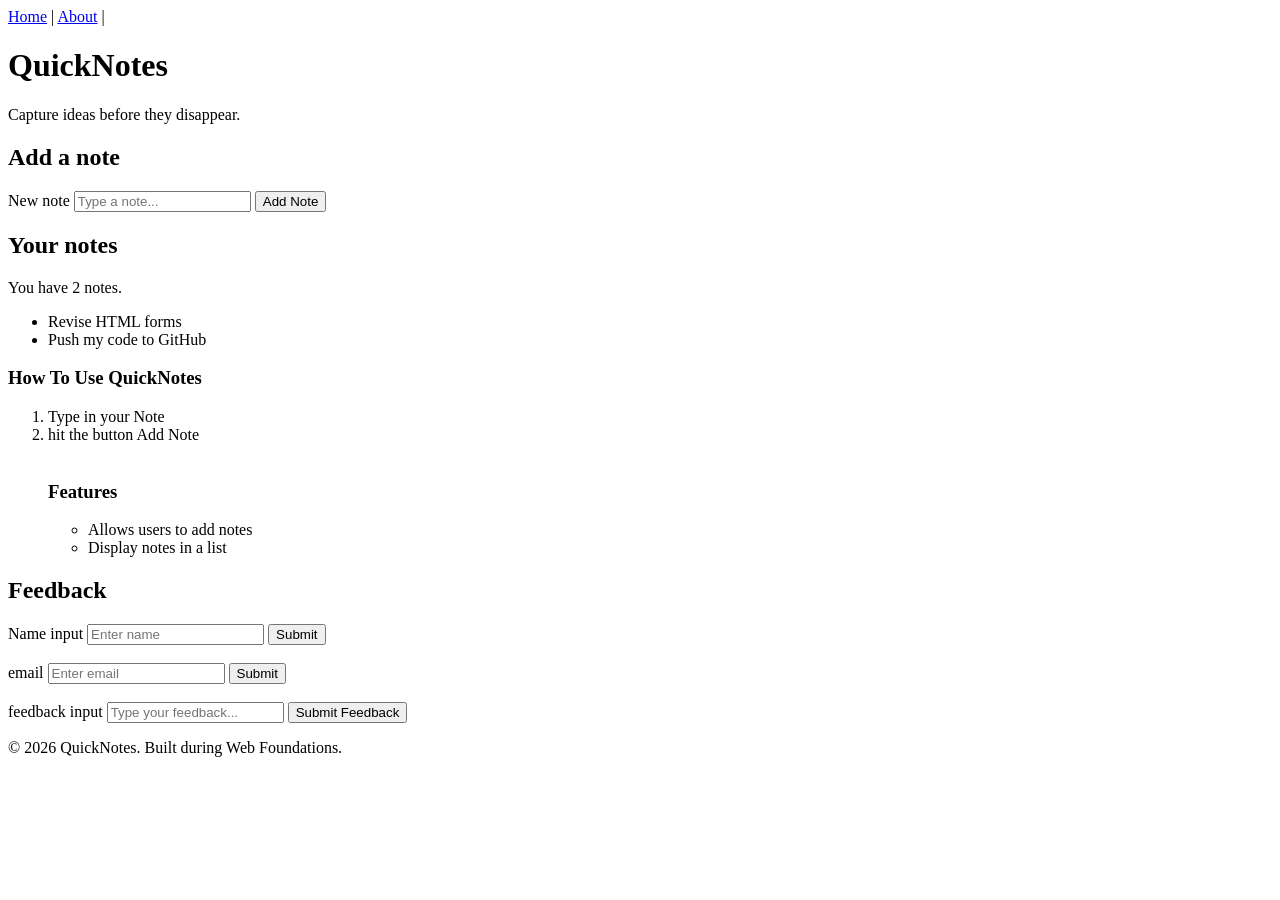
<file: index.html>
<!DOCTYPE html>
<html lang="en">
  <head>
    <nav>
        <a href="index.html">Home</a> |
        <a href="./about.html">About</a> |
        
    </nav>
    <meta charset="UTF-8" />
    <meta name="viewport" content="width=device-width, initial-scale=1.0" />
    <title>QuickNotes</title>
  </head>
  <body>
    <header>
      <h1>QuickNotes</h1>
      <p>Capture ideas before they disappear.</p>
    </header>
 
    <main>
      <section>
        <h2>Add a note</h2>
        <form id="note-form">
          <label for="note-input">New note</label>
          <input type="text" id="note-input" placeholder="Type a note..." />
          <button type="submit">Add Note</button>
        </form>
      </section>
 
      <section>
        <h2>Your notes</h2>
        <p id="note-count">You have 2 notes.</p>
        <ul id="notes-list">
          <li>Revise HTML forms</li>
          <li>Push my code to GitHub</li>
        </ul>
      </section>
    </main>
    <section>
        <How To Use QuickNotes>
            <h3>How To Use QuickNotes</h3>
            <ol>
                <li>Type in your Note</li>
                <li>hit the button Add Note</li>
    <br>
    <section>
        <h3>Features</h3>
        <ul>
            <li>Allows users to add notes</li>
            <li>Display notes in a list</li>
        </ul>

        
        
    </section>
        
    </section>    
    <section>
          <h2>Feedback</h2>
          <form>
            <label for="name-input">Name input </textarea>
            <input type="text" id="name-input" placeholder="Enter name"
            required />
            <button type="submit">Submit</button>
          </form>
          <br>
          <br>
          <form>
            <label for="feedback-input">email </textarea
            >
            
            <input type="email" id="email" placeholder="Enter email"
            required />
            <button type="submit">Submit</button>
          </form>
          <br>
          <br>
          
          <form>
                <label for="feedback-input"> feedback input </textarea>
                <input type="text" id="feedback-input" placeholder="Type your feedback..."
                required />
                <button type="submit">Submit Feedback</button>
                
          </form>
          </section>
    <footer>
      <p>&copy; 2026 QuickNotes. Built during Web Foundations.</p>
    </footer>
  </body>
</html>
</file>
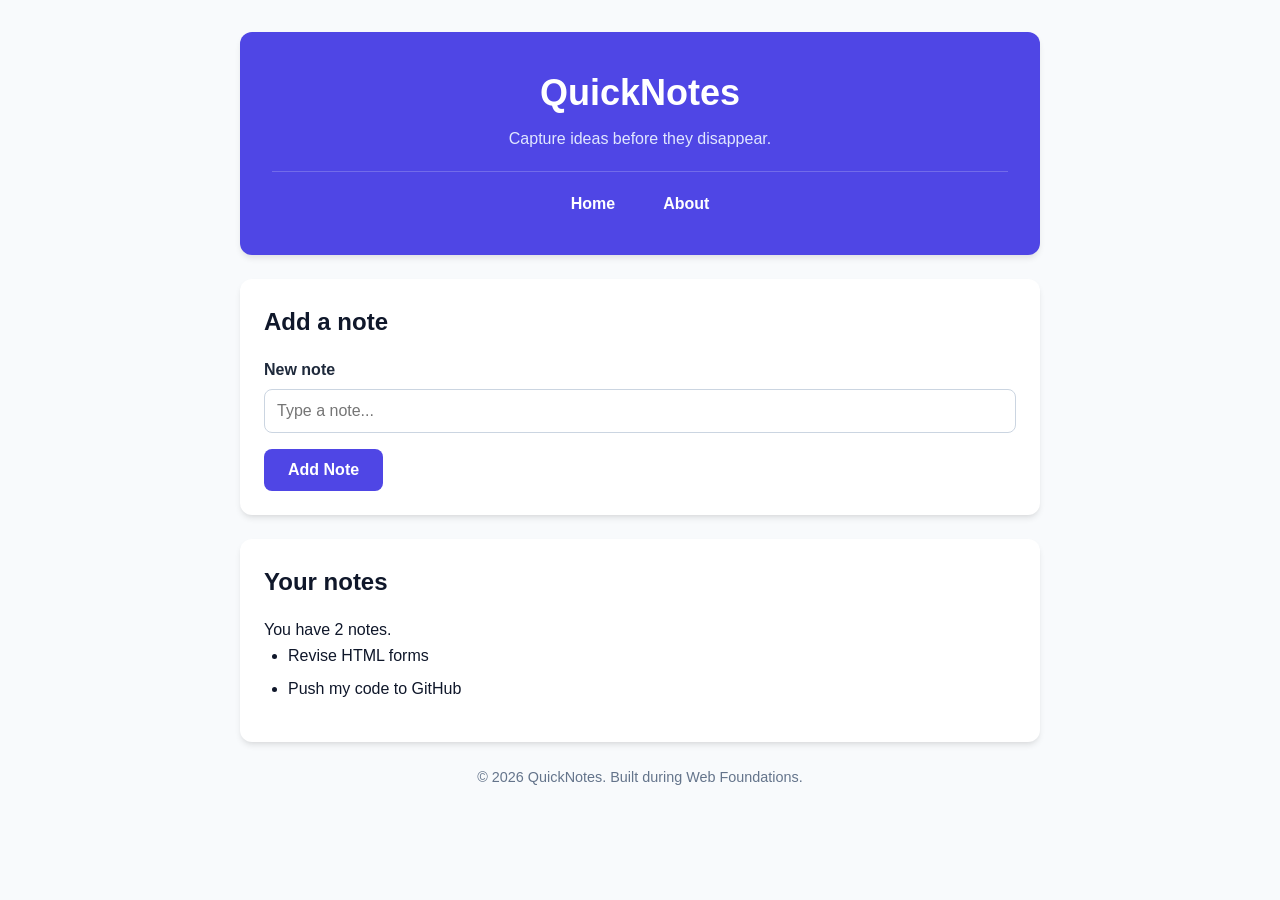
<file: day2/index.html>
<!DOCTYPE html>
<html lang="en">
  <head>
    <meta charset="UTF-8" />
    <meta name="viewport" content="width=device-width, initial-scale=1.0" />
    <title>QuickNotes - Home</title>
    <link rel="stylesheet" href="style.css" />
  </head>
  <body>
    <header>
      <h1>QuickNotes</h1>
      <p>Capture ideas before they disappear.</p>
      <nav>
        <a href="index.html">Home</a>
        <a href="about.html">About</a>
      </nav>
    </header>

    <main>
      <section>
        <h2>Add a note</h2>
        <form id="note-form">
          <div class="form-group">
            <label for="note-input">New note</label>
            <input type="text" id="note-input" placeholder="Type a note..." />
          </div>
          <button type="submit">Add Note</button>
        </form>
      </section>

      <section>
        <h2>Your notes</h2>
        <p id="note-count">You have 2 notes.</p>
        <ul id="notes-list">
          <li>Revise HTML forms</li>
          <li>Push my code to GitHub</li>
        </ul>
      </section>
    </main>

    <footer>
      <p>&copy; 2026 QuickNotes. Built during Web Foundations.</p>
    </footer>
  </body>
</html>
</file>
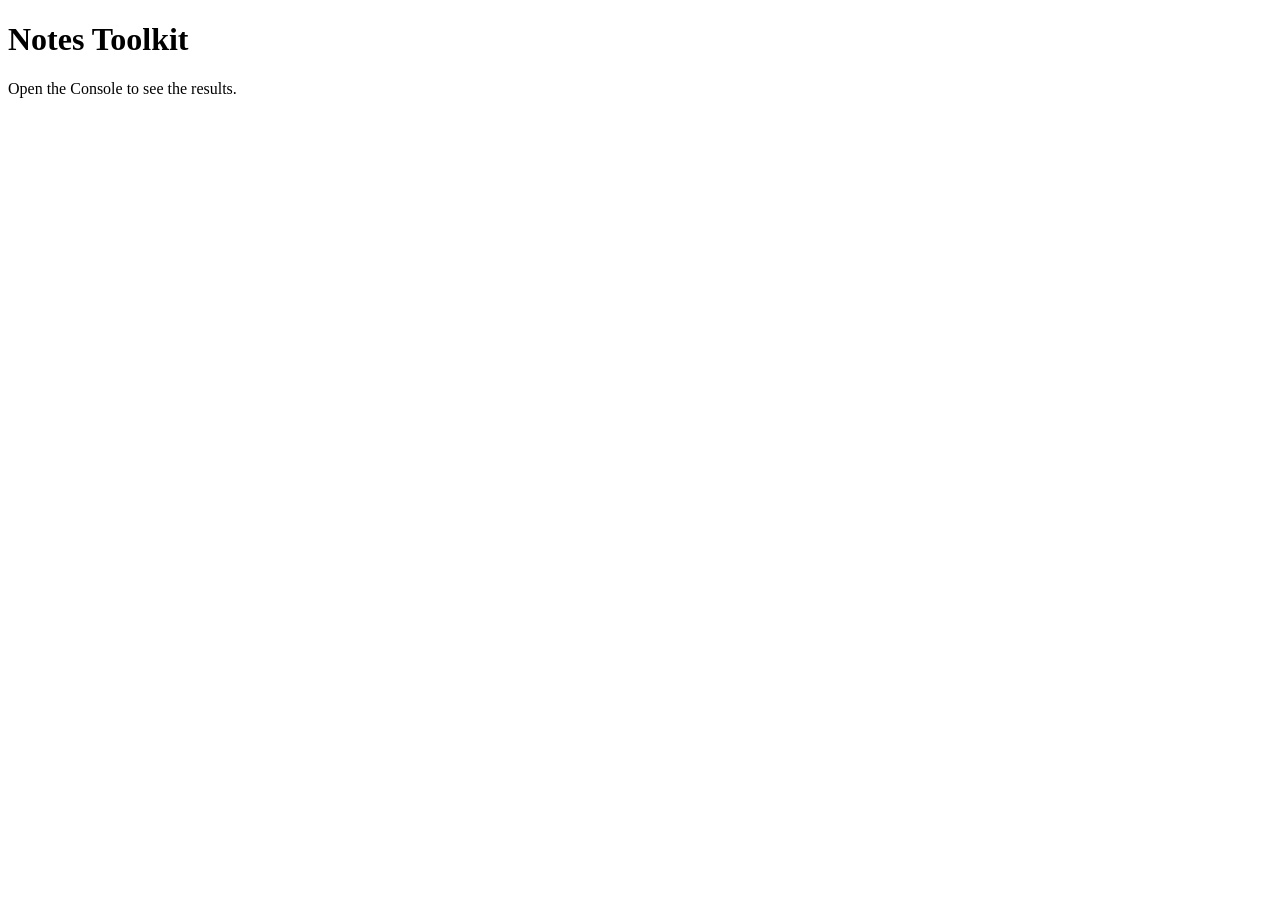
<file: day3/index.html>
<!DOCTYPE html>
<html lang="en">
<head>
  <meta charset="UTF-8">
  <meta name="viewport" content="width=device-width, initial-scale=1.0">
  <title>Notes Toolkit</title>
  <script src="script.js" defer></script>
</head>
<body>
  <h1>Notes Toolkit</h1>
  <p>Open the Console to see the results.</p>
</body>
</html>
</file>
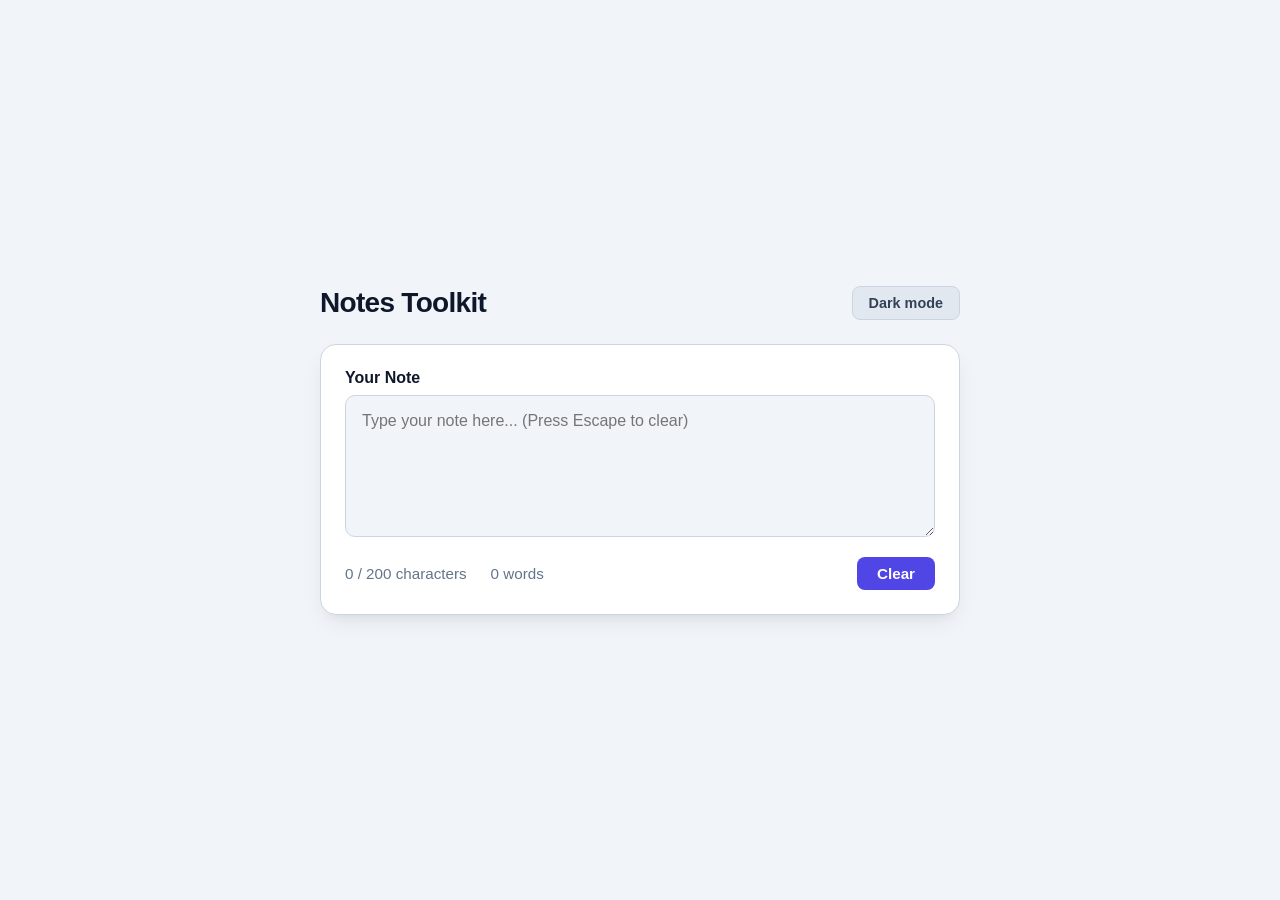
<file: day4/index.html>
<!DOCTYPE html>
<html lang="en">
<head>
  <meta charset="UTF-8">
  <meta name="viewport" content="width=device-width, initial-scale=1.0">
  <title>Day 4 - Notes Toolkit</title>
  <link rel="stylesheet" href="style.css">
  <script src="script.js" defer></script>
</head>
<body>
  <div class="app-container">
    <header class="app-header">
      <h1>Notes Toolkit</h1>
      <button id="theme-toggle" type="button">Dark mode</button>
    </header>

    <main class="note-card">
      <div class="form-group">
        <label for="note-text" class="note-label">Your Note</label>
        <textarea id="note-text" placeholder="Type your note here... (Press Escape to clear)" rows="6"></textarea>
      </div>

      <div class="stats-bar">
        <div class="counters">
          <p id="char-count">0 / 200 characters</p>
          <p id="word-count">0 words</p>
        </div>
        <button id="clear-btn" type="button">Clear</button>
      </div>
    </main>
  </div>
</body>
</html>
</file>
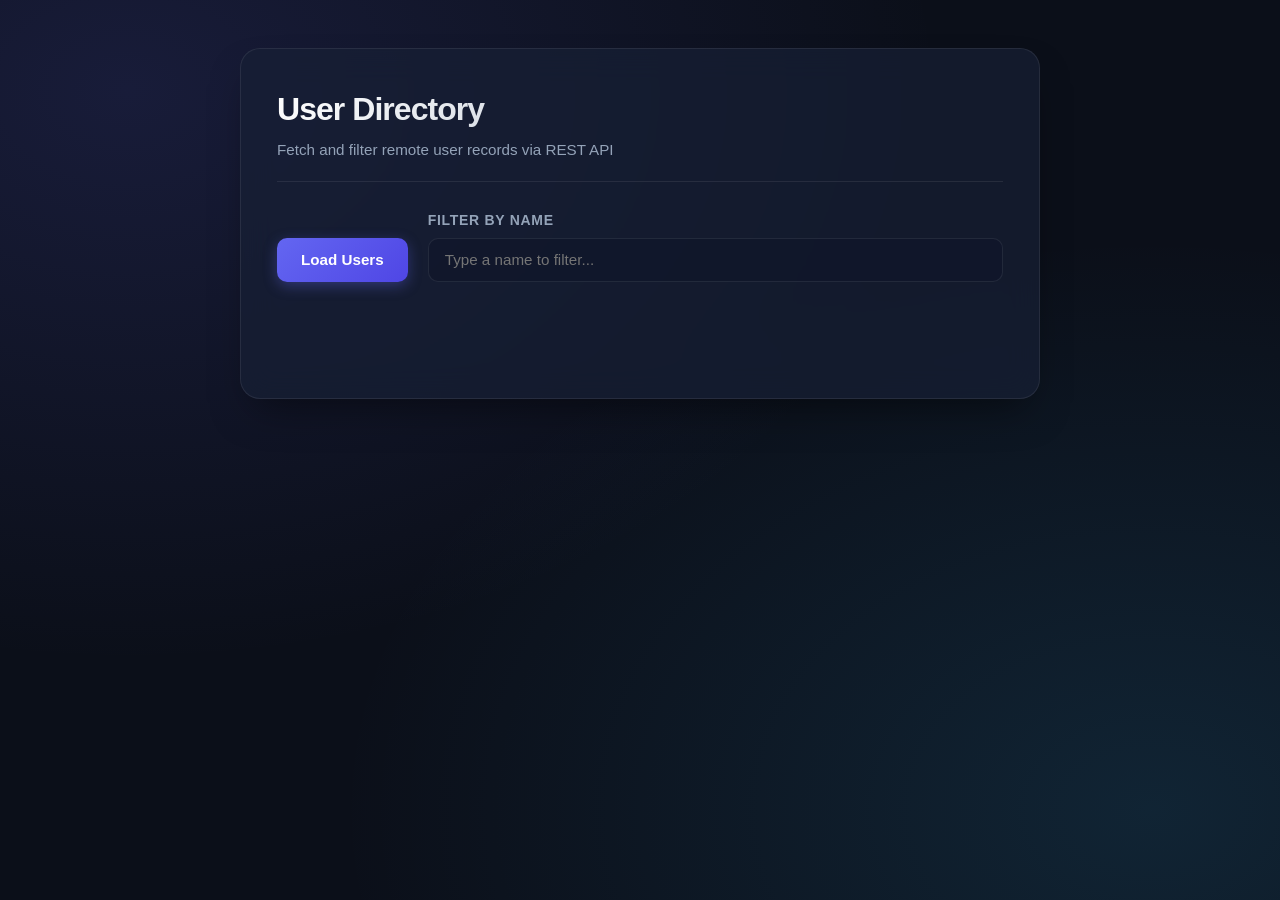
<file: day5/index.html>
<!DOCTYPE html>
<html lang="en">
<head>
  <meta charset="UTF-8">
  <meta name="viewport" content="width=device-width, initial-scale=1.0">
  <meta name="description" content="Day 5 Assignment - User Directory with Fetch API and Filtering">
  <title>Day 5 - User Directory</title>
  <link rel="stylesheet" href="style.css">
  <script src="users.js" defer></script>
</head>
<body>
  <div class="container">
    <header>
      <h1>User Directory</h1>
      <p class="subtitle">Fetch and filter remote user records via REST API</p>
    </header>

    <div class="controls">
      <div class="button-wrapper">
        <button id="load-users" type="button">Load Users</button>
      </div>

      <div class="filter-group">
        <label for="filter-input">Filter by name</label>
        <input type="text" id="filter-input" placeholder="Type a name to filter..." autocomplete="off">
      </div>
    </div>

    <p id="status" role="status" aria-live="polite"></p>

    <ul id="users-list"></ul>
  </div>
</body>
</html>
</file>
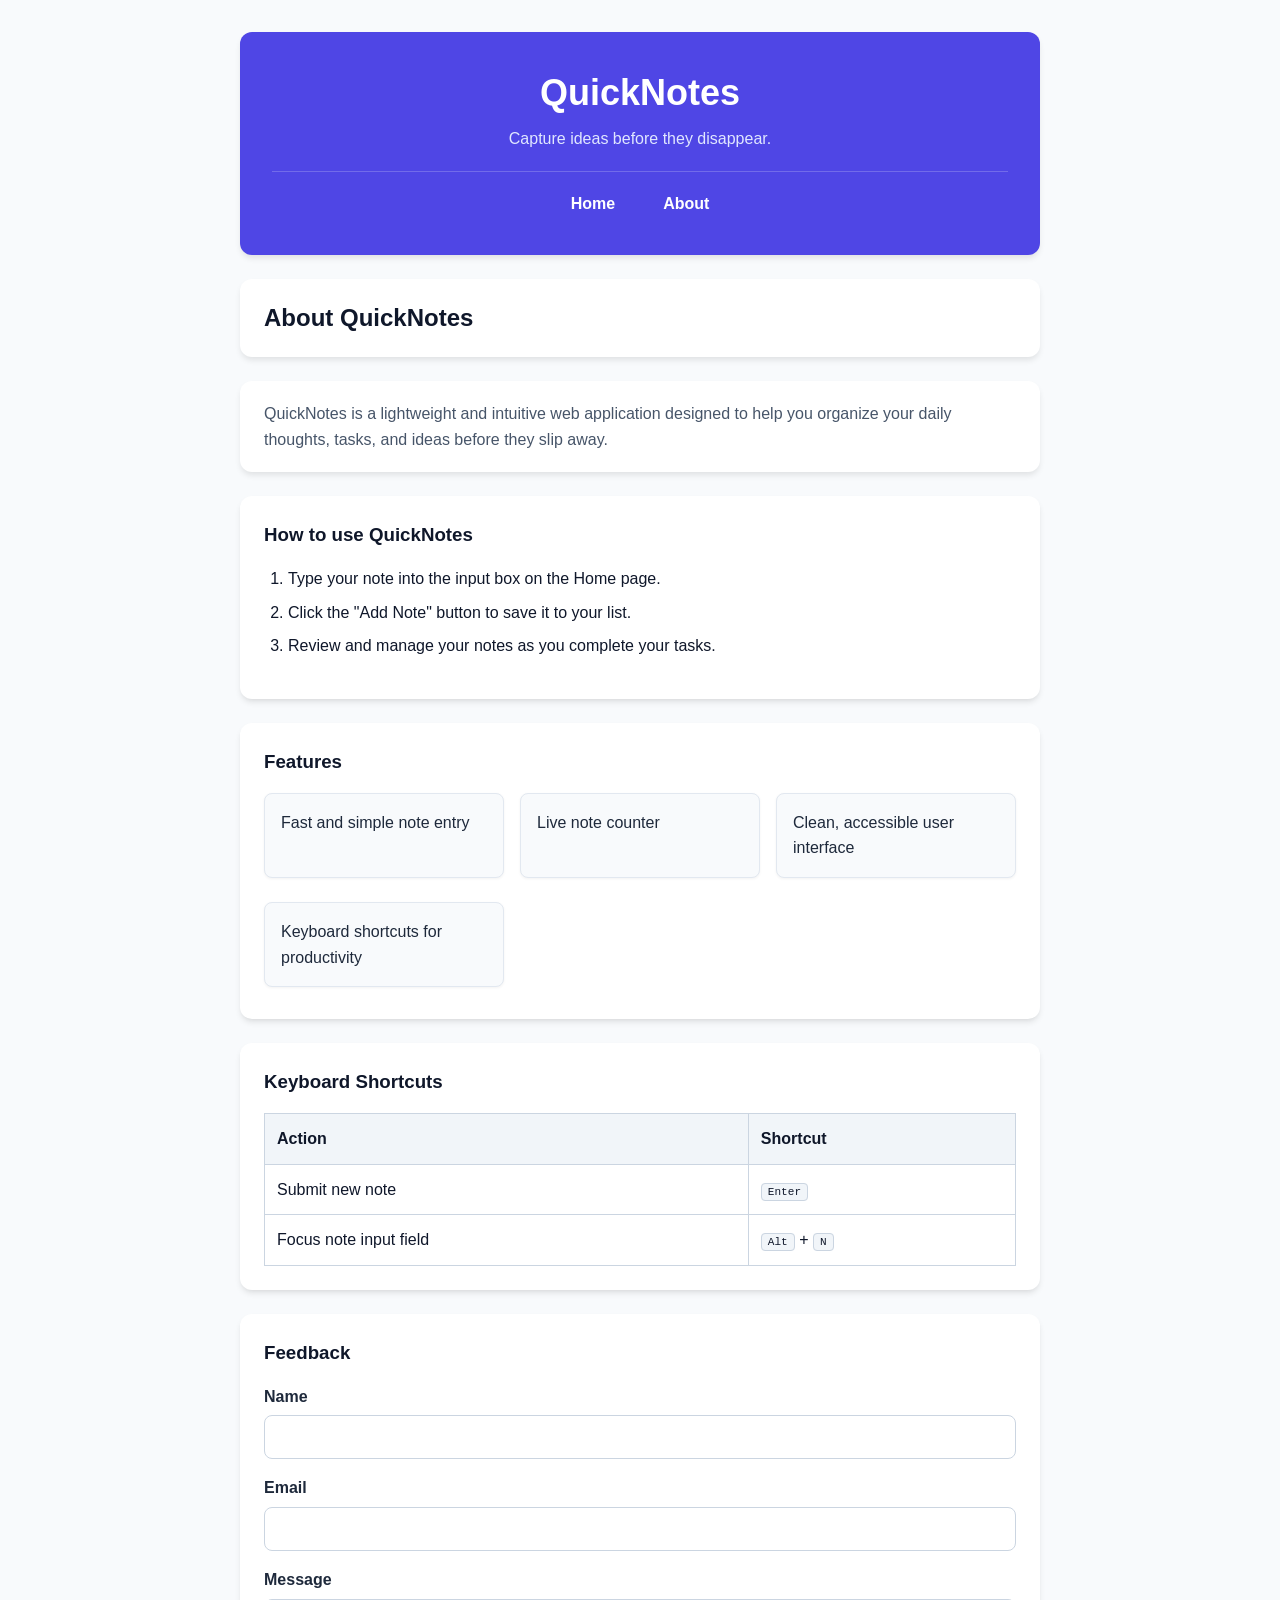
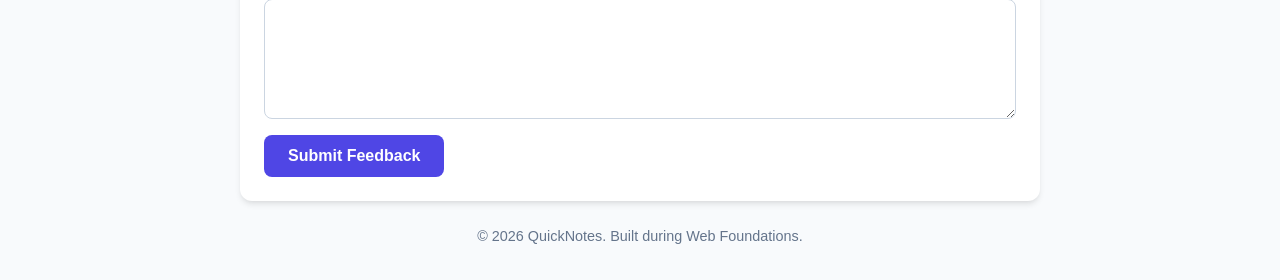
<file: day2/about.html>
<!DOCTYPE html>
<html lang="en">
  <head>
    <meta charset="UTF-8" />
    <meta name="viewport" content="width=device-width, initial-scale=1.0" />
    <title>QuickNotes - About</title>
    <link rel="stylesheet" href="style.css" />
  </head>
  <body>
    <header>
      <h1>QuickNotes</h1>
      <p>Capture ideas before they disappear.</p>
      <nav>
        <a href="index.html">Home</a>
        <a href="about.html">About</a>
      </nav>
    </header>

    <main>
      <h2>About QuickNotes</h2>
      <p>
        QuickNotes is a lightweight and intuitive web application designed to help you organize your daily thoughts, tasks, and ideas before they slip away.
      </p>

      <section>
        <h3>How to use QuickNotes</h3>
        <ol>
          <li>Type your note into the input box on the Home page.</li>
          <li>Click the "Add Note" button to save it to your list.</li>
          <li>Review and manage your notes as you complete your tasks.</li>
        </ol>
      </section>

      <section>
        <h3>Features</h3>
        <ul class="features">
          <li>Fast and simple note entry</li>
          <li>Live note counter</li>
          <li>Clean, accessible user interface</li>
          <li>Keyboard shortcuts for productivity</li>
        </ul>
      </section>

      <section>
        <h3>Keyboard Shortcuts</h3>
        <table>
          <thead>
            <tr>
              <th>Action</th>
              <th>Shortcut</th>
            </tr>
          </thead>
          <tbody>
            <tr>
              <td>Submit new note</td>
              <td><kbd>Enter</kbd></td>
            </tr>
            <tr>
              <td>Focus note input field</td>
              <td><kbd>Alt</kbd> + <kbd>N</kbd></td>
            </tr>
          </tbody>
        </table>
      </section>

      <section>
        <h3>Feedback</h3>
        <form action="#" method="post">
          <div class="form-group">
            <label for="name">Name</label>
            <input type="text" id="name" name="name" required />
          </div>
          <div class="form-group">
            <label for="email">Email</label>
            <input type="email" id="email" name="email" required />
          </div>
          <div class="form-group">
            <label for="message">Message</label>
            <textarea id="message" name="message" required></textarea>
          </div>
          <button type="submit">Submit Feedback</button>
        </form>
      </section>
    </main>

    <footer>
      <p>&copy; 2026 QuickNotes. Built during Web Foundations.</p>
    </footer>
  </body>
</html>
</file>
<file: day2/style.css>
/* Box-Sizing Reset & Base Styles */
* {
  box-sizing: border-box;
  margin: 0;
  padding: 0;
}

body {
  font-family: -apple-system, BlinkMacSystemFont, "Segoe UI", Roboto, Helvetica, Arial, sans-serif;
  background-color: #f8fafc;
  color: #0f172a;
  line-height: 1.6;
  min-height: 100vh;
  padding: 2rem 1rem;
}

/* Header Styles */
header {
  background-color: #4f46e5;
  color: #ffffff;
  padding: 2rem;
  border-radius: 12px;
  max-width: 800px;
  margin: 0 auto 1.5rem auto;
  text-align: center;
  box-shadow: 0 4px 6px -1px rgba(0, 0, 0, 0.1);
}

header h1 {
  font-size: 2.25rem;
  margin-bottom: 0.25rem;
}

header p {
  color: #e0e7ff;
  margin-bottom: 1.25rem;
}

/* Navigation Bar with Flexbox */
nav {
  display: flex;
  justify-content: center;
  align-items: center;
  gap: 16px;
  padding-top: 0.75rem;
  border-top: 1px solid rgba(255, 255, 255, 0.2);
}

nav a {
  color: #ffffff;
  text-decoration: none;
  font-weight: 600;
  padding: 0.4rem 1rem;
  border-radius: 6px;
  transition: background-color 0.3s ease, color 0.3s ease;
}

nav a:hover {
  background-color: rgba(255, 255, 255, 0.2);
  color: #ffffff;
}

/* Centred Main with Max Width */
main {
  max-width: 800px;
  margin: 0 auto;
  width: 100%;
  display: flex;
  flex-direction: column;
  gap: 1.5rem;
}

main > h2 {
  background-color: #ffffff;
  padding: 1.25rem 1.5rem;
  border-radius: 12px;
  box-shadow: 0 4px 6px -1px rgba(0, 0, 0, 0.1);
  font-size: 1.5rem;
}

main > p {
  background-color: #ffffff;
  padding: 1.25rem 1.5rem;
  border-radius: 12px;
  box-shadow: 0 4px 6px -1px rgba(0, 0, 0, 0.1);
  color: #475569;
}

/* Section White Card Look */
section {
  background-color: #ffffff;
  padding: 1.5rem;
  border-radius: 12px;
  box-shadow: 0 4px 6px -1px rgba(0, 0, 0, 0.1), 0 2px 4px -2px rgba(0, 0, 0, 0.05);
}

section h2, section h3 {
  margin-bottom: 1rem;
  color: #0f172a;
}

/* Features List with CSS Grid */
ul.features {
  display: grid;
  grid-template-columns: repeat(auto-fit, minmax(180px, 1fr));
  gap: 16px;
  list-style: none;
  padding: 0;
  margin-top: 1rem;
}

ul.features li {
  background-color: #f8fafc;
  border: 1px solid #e2e8f0;
  border-radius: 8px;
  padding: 16px;
  font-weight: 500;
  color: #1e293b;
  box-shadow: 0 1px 3px rgba(0, 0, 0, 0.05);
}

/* Lists (General) */
ol, ul:not(.features) {
  padding-left: 1.5rem;
  margin-bottom: 1rem;
}

li {
  margin-bottom: 0.5rem;
}

/* Shortcuts Table Styles */
table {
  width: 100%;
  border-collapse: collapse;
  margin-top: 1rem;
}

th, td {
  border: 1px solid #cbd5e1;
  padding: 12px;
  text-align: left;
}

th {
  background-color: #f1f5f9;
  font-weight: 600;
}

kbd {
  background-color: #f1f5f9;
  border: 1px solid #cbd5e1;
  border-radius: 4px;
  padding: 2px 6px;
  font-family: monospace;
  font-size: 0.85em;
}

/* Feedback Form & Input Styles (Full Width Stacked) */
form {
  display: flex;
  flex-direction: column;
  gap: 16px;
  width: 100%;
}

.form-group {
  display: flex;
  flex-direction: column;
  gap: 6px;
  width: 100%;
}

label {
  font-weight: 600;
  color: #1e293b;
}

input[type="text"],
input[type="email"],
textarea {
  width: 100%;
  padding: 12px;
  border: 1px solid #cbd5e1;
  border-radius: 8px;
  font-size: 1rem;
  font-family: inherit;
  transition: border-color 0.3s ease;
}

input[type="text"]:focus,
input[type="email"]:focus,
textarea:focus {
  outline: none;
  border-color: #4f46e5;
}

textarea {
  min-height: 120px;
  resize: vertical;
}

/* Buttons with Transitions */
button {
  background-color: #4f46e5;
  color: #ffffff;
  padding: 12px 24px;
  border: none;
  border-radius: 8px;
  font-size: 1rem;
  font-weight: 600;
  cursor: pointer;
  transition: background-color 0.3s ease, transform 0.2s ease;
  align-self: flex-start;
}

button:hover {
  background-color: #4338ca;
  transform: translateY(-1px);
}

/* Footer Styles */
footer {
  max-width: 800px;
  margin: 1.5rem auto 0 auto;
  text-align: center;
  color: #64748b;
  font-size: 0.9rem;
}

/* Responsive Media Query for Small Screens */
@media (max-width: 600px) {
  header {
    padding: 1rem;
  }

  header h1 {
    font-size: 1.5rem;
  }

  header p {
    font-size: 0.9rem;
  }

  nav {
    gap: 12px;
  }

  section {
    padding: 1rem;
  }
}
</file>
<file: day4/style.css>
/* Color system defined via CSS variables */
:root {
  --bg-color: #f1f5f9;
  --card-bg: #ffffff;
  --text-color: #0f172a;
  --text-muted: #64748b;
  --border-color: #cbd5e1;
  --focus-ring: #6366f1;
  --btn-bg: #4f46e5;
  --btn-text: #ffffff;
  --btn-hover: #4338ca;
  --clear-btn-bg: #e2e8f0;
  --clear-btn-text: #334155;
  --clear-btn-hover: #cbd5e1;
  --warning-color: #f97316;
  --over-color: #ef4444;
  --card-shadow: 0 10px 25px -5px rgba(0, 0, 0, 0.08), 0 8px 10px -6px rgba(0, 0, 0, 0.05);
}

body.dark {
  --bg-color: #0f172a;
  --card-bg: #1e293b;
  --text-color: #f8fafc;
  --text-muted: #94a3b8;
  --border-color: #334155;
  --focus-ring: #818cf8;
  --btn-bg: #6366f1;
  --btn-text: #ffffff;
  --btn-hover: #4f46e5;
  --clear-btn-bg: #334155;
  --clear-btn-text: #f1f5f9;
  --clear-btn-hover: #475569;
  --warning-color: #fb923c;
  --over-color: #f87171;
  --card-shadow: 0 10px 25px -5px rgba(0, 0, 0, 0.4), 0 8px 10px -6px rgba(0, 0, 0, 0.3);
}

/* Base resets & styling */
* {
  box-sizing: border-box;
  margin: 0;
  padding: 0;
}

body {
  font-family: -apple-system, BlinkMacSystemFont, "Segoe UI", Roboto, Helvetica, Arial, sans-serif;
  background-color: var(--bg-color);
  color: var(--text-color);
  min-height: 100vh;
  display: flex;
  justify-content: center;
  align-items: center;
  padding: 2rem 1rem;
  transition: background-color 0.3s ease, color 0.3s ease;
}

.app-container {
  width: 100%;
  max-width: 640px;
  display: flex;
  flex-direction: column;
  gap: 1.5rem;
}

.app-header {
  display: flex;
  justify-content: space-between;
  align-items: center;
}

.app-header h1 {
  font-size: 1.75rem;
  font-weight: 700;
  letter-spacing: -0.025em;
}

#theme-toggle {
  background-color: var(--clear-btn-bg);
  color: var(--clear-btn-text);
  border: 1px solid var(--border-color);
  padding: 0.5rem 1rem;
  border-radius: 8px;
  font-size: 0.9rem;
  font-weight: 600;
  cursor: pointer;
  transition: background-color 0.2s ease, color 0.2s ease, border-color 0.2s ease;
}

#theme-toggle:hover {
  background-color: var(--clear-btn-hover);
}

.note-card {
  background-color: var(--card-bg);
  border: 1px solid var(--border-color);
  border-radius: 16px;
  padding: 1.5rem;
  box-shadow: var(--card-shadow);
  display: flex;
  flex-direction: column;
  gap: 1.25rem;
  transition: background-color 0.3s ease, border-color 0.3s ease, box-shadow 0.3s ease;
}

.form-group {
  display: flex;
  flex-direction: column;
  gap: 0.5rem;
}

.note-label {
  font-size: 1rem;
  font-weight: 600;
  color: var(--text-color);
}

#note-text {
  width: 100%;
  padding: 1rem;
  font-size: 1rem;
  font-family: inherit;
  color: var(--text-color);
  background-color: var(--bg-color);
  border: 1px solid var(--border-color);
  border-radius: 10px;
  resize: vertical;
  outline: none;
  transition: border-color 0.2s ease, box-shadow 0.2s ease, background-color 0.3s ease, color 0.3s ease;
}

#note-text:focus {
  border-color: var(--focus-ring);
  box-shadow: 0 0 0 3px rgba(99, 102, 241, 0.2);
}

.stats-bar {
  display: flex;
  justify-content: space-between;
  align-items: center;
  flex-wrap: wrap;
  gap: 1rem;
}

.counters {
  display: flex;
  gap: 1.5rem;
  font-size: 0.95rem;
  color: var(--text-muted);
}

#char-count, #word-count {
  transition: color 0.2s ease, font-weight 0.2s ease;
}

/* Character counter highlight classes */
.warning {
  color: var(--warning-color) !important;
}

.over {
  color: var(--over-color) !important;
  font-weight: bold !important;
}

#clear-btn {
  background-color: var(--btn-bg);
  color: var(--btn-text);
  border: none;
  padding: 0.5rem 1.25rem;
  border-radius: 8px;
  font-size: 0.95rem;
  font-weight: 600;
  cursor: pointer;
  transition: background-color 0.2s ease, transform 0.1s ease;
}

#clear-btn:hover {
  background-color: var(--btn-hover);
}

#clear-btn:active {
  transform: scale(0.98);
}
</file>
<file: day5/style.css>
/* Design System & CSS Variables for Day 5 User Directory */
:root {
  --bg-color: #0b0f19;
  --card-bg: rgba(23, 32, 54, 0.7);
  --card-border: rgba(255, 255, 255, 0.08);
  --accent: #6366f1;
  --accent-hover: #4f46e5;
  --accent-glow: rgba(99, 102, 241, 0.35);
  --text-main: #f8fafc;
  --text-muted: #94a3b8;
  --text-dim: #64748b;
  --status-info: #38bdf8;
  --status-success: #34d399;
  --status-error: #f87171;
  --item-bg: rgba(30, 41, 59, 0.6);
  --item-border: rgba(255, 255, 255, 0.06);
  --item-hover-bg: rgba(51, 65, 85, 0.5);
  --focus-ring: #818cf8;
}

* {
  box-sizing: border-box;
  margin: 0;
  padding: 0;
}

body {
  font-family: -apple-system, BlinkMacSystemFont, "Segoe UI", Roboto, "Helvetica Neue", Arial, sans-serif;
  background-color: var(--bg-color);
  background-image: 
    radial-gradient(at 10% 10%, rgba(99, 102, 241, 0.15) 0px, transparent 50%),
    radial-gradient(at 90% 90%, rgba(56, 189, 248, 0.12) 0px, transparent 50%);
  background-attachment: fixed;
  color: var(--text-main);
  min-height: 100vh;
  display: flex;
  justify-content: center;
  align-items: flex-start;
  padding: 3rem 1.5rem;
  line-height: 1.5;
}

.container {
  width: 100%;
  max-width: 800px;
  background: var(--card-bg);
  backdrop-filter: blur(16px);
  -webkit-backdrop-filter: blur(16px);
  border: 1px solid var(--card-border);
  border-radius: 20px;
  padding: 2.25rem;
  box-shadow: 0 20px 40px -15px rgba(0, 0, 0, 0.5);
  display: flex;
  flex-direction: column;
  gap: 1.75rem;
}

header {
  border-bottom: 1px solid var(--card-border);
  padding-bottom: 1.25rem;
}

h1 {
  font-size: 2rem;
  font-weight: 800;
  letter-spacing: -0.03em;
  background: linear-gradient(135deg, #ffffff 0%, #94a3b8 100%);
  -webkit-background-clip: text;
  -webkit-text-fill-color: transparent;
  margin-bottom: 0.35rem;
}

.subtitle {
  color: var(--text-muted);
  font-size: 0.95rem;
}

.controls {
  display: flex;
  flex-direction: column;
  gap: 1.25rem;
}

@media (min-width: 600px) {
  .controls {
    flex-direction: row;
    align-items: flex-end;
  }
}

.button-wrapper {
  flex-shrink: 0;
}

#load-users {
  background: linear-gradient(135deg, var(--accent) 0%, var(--accent-hover) 100%);
  color: #ffffff;
  border: none;
  border-radius: 10px;
  padding: 0.75rem 1.5rem;
  font-size: 0.95rem;
  font-weight: 600;
  cursor: pointer;
  transition: all 0.2s ease;
  box-shadow: 0 4px 14px var(--accent-glow);
  display: inline-flex;
  align-items: center;
  justify-content: center;
  height: 44px;
}

#load-users:hover:not(:disabled) {
  transform: translateY(-1px);
  box-shadow: 0 6px 20px rgba(99, 102, 241, 0.5);
}

#load-users:active:not(:disabled) {
  transform: translateY(0);
}

#load-users:disabled {
  opacity: 0.6;
  cursor: not-allowed;
  transform: none;
  box-shadow: none;
}

.filter-group {
  flex: 1;
  display: flex;
  flex-direction: column;
  gap: 0.4rem;
}

.filter-group label {
  font-size: 0.875rem;
  font-weight: 600;
  color: var(--text-muted);
  text-transform: uppercase;
  letter-spacing: 0.05em;
}

#filter-input {
  width: 100%;
  height: 44px;
  padding: 0 1rem;
  background: rgba(15, 23, 42, 0.6);
  border: 1px solid var(--card-border);
  border-radius: 10px;
  color: var(--text-main);
  font-size: 0.95rem;
  outline: none;
  transition: all 0.2s ease;
}

#filter-input:focus {
  border-color: var(--focus-ring);
  box-shadow: 0 0 0 3px rgba(99, 102, 241, 0.25);
  background: rgba(15, 23, 42, 0.9);
}

#status {
  font-size: 0.95rem;
  min-height: 1.5rem;
  font-weight: 500;
  display: flex;
  align-items: center;
  gap: 0.5rem;
}

#status.loading {
  color: var(--status-info);
}

#status.success {
  color: var(--status-success);
}

#status.error {
  color: var(--status-error);
}

#users-list {
  list-style: none;
  display: flex;
  flex-direction: column;
  gap: 0.85rem;
}

.user-item {
  background: var(--item-bg);
  border: 1px solid var(--item-border);
  border-radius: 12px;
  padding: 1.15rem 1.25rem;
  transition: all 0.2s ease;
  display: flex;
  flex-direction: column;
  gap: 0.45rem;
}

.user-item:hover {
  background: var(--item-hover-bg);
  border-color: rgba(99, 102, 241, 0.3);
  transform: translateY(-2px);
}

.user-header {
  display: flex;
  justify-content: space-between;
  align-items: baseline;
  flex-wrap: wrap;
  gap: 0.5rem;
}

.user-name {
  font-size: 1.1rem;
  font-weight: 700;
  color: #ffffff;
}

.user-email {
  font-size: 0.9rem;
  color: var(--status-info);
  text-decoration: none;
}

.user-details {
  display: flex;
  flex-wrap: wrap;
  gap: 1.25rem;
  font-size: 0.875rem;
  color: var(--text-muted);
}

.user-city, .user-company {
  display: inline-flex;
  align-items: center;
  gap: 0.35rem;
}

.detail-label {
  color: var(--text-dim);
}

.empty-message {
  text-align: center;
  padding: 2.5rem 1rem;
  color: var(--text-muted);
  font-style: italic;
  background: rgba(15, 23, 42, 0.3);
  border-radius: 12px;
  border: 1px dashed var(--card-border);
}
</file>
